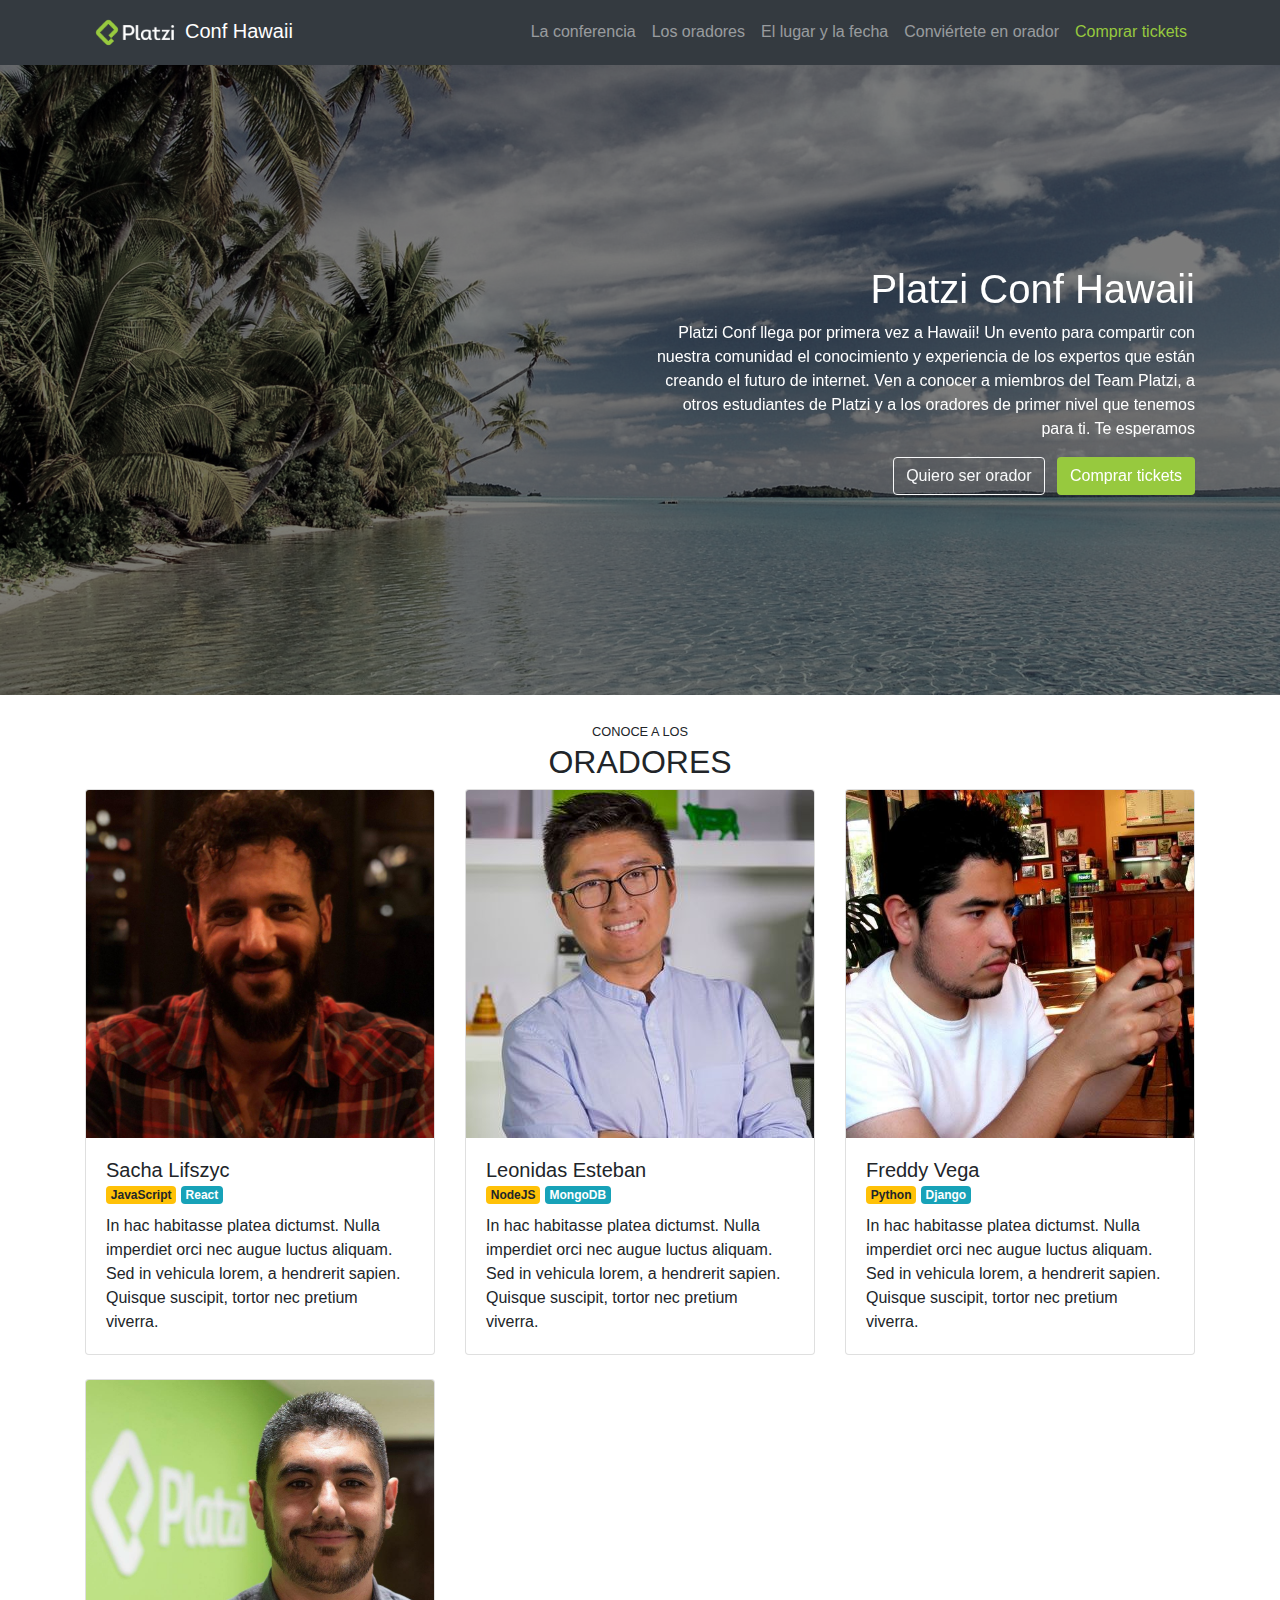
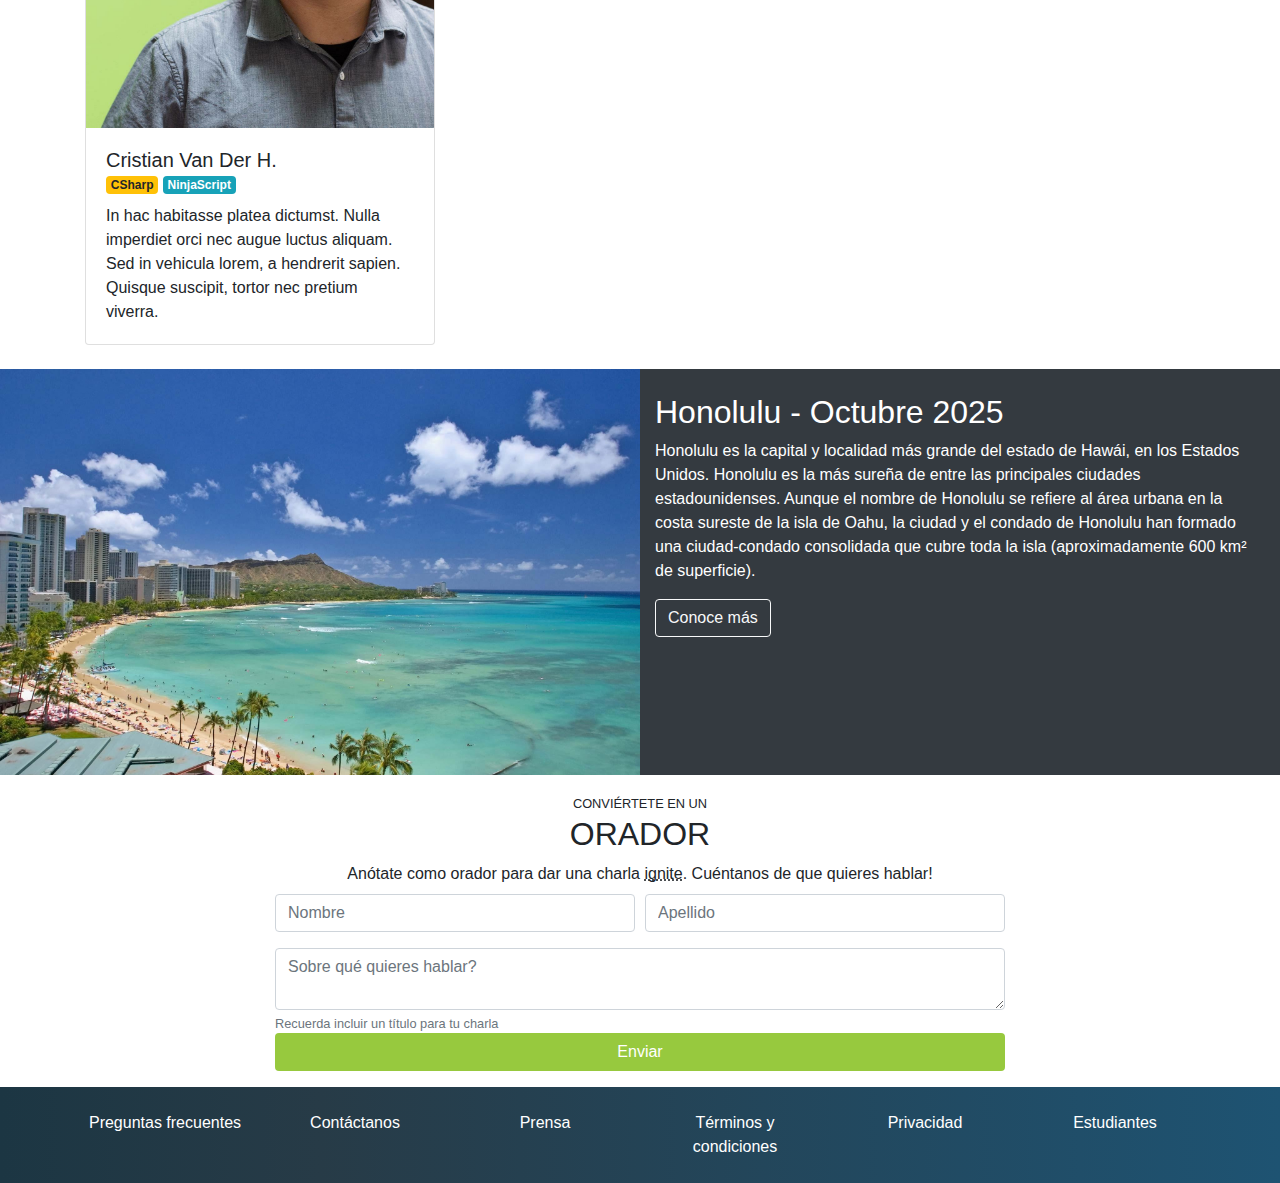
<file: index.html>
<!doctype html>
<html lang="en">
  <head>
    <!-- Required meta tags -->
    <meta charset="utf-8">
    <meta name="viewport" content="width=device-width, initial-scale=1, shrink-to-fit=no">

    <!-- Bootstrap CSS -->
    <link rel="stylesheet" href="https://stackpath.bootstrapcdn.com/bootstrap/4.4.1/css/bootstrap.min.css" integrity="sha384-Vkoo8x4CGsO3+Hhxv8T/Q5PaXtkKtu6ug5TOeNV6gBiFeWPGFN9MuhOf23Q9Ifjh" crossorigin="anonymous">
    <link rel="stylesheet" href="css/index.css">
    <title>PlatziConf</title>

  </head>
  <body data-spy="scroll" data-target="#navbar" data-offset="64">

    <!-- Header -->
    <nav id="header" class="navbar navbar-expand-lg navbar-dark bg-dark sticky-top">
      <div class="container">

          <a class="navbar-brand" href="#navbar">
              <img src="assets/images/logo.png" alt="Platzi logo">Conf Hawaii
          </a>
          <button class="navbar-toggler" type="button" data-toggle="collapse" data-target="#navbar" aria-controls="navbar" aria-expanded="false" aria-label="Toggle navigation">
            <span class="navbar-toggler-icon"></span>
          </button>

          <div class="collapse navbar-collapse" id="navbar">
            <ul class="navbar-nav ml-auto">

              <li class="nav-item">
                <a class="nav-link" href="#main">La conferencia</a>
              </li>

              <li class="nav-item">
                <a class="nav-link" href="#speakers">Los oradores</a>
              </li>

              <li class="nav-item">
                <a class="nav-link" href="#place-time">El lugar y la fecha</a>
              </li>

              <li class="nav-item">
                <a class="nav-link" href="#conviertete-en-orador">Conviértete en orador</a>
              </li>

              <li class="nav-item">
                <a class="nav-link text-platzi" href="#" data-toggle="modal" data-target="#modalCompra">Comprar tickets</a>
              </li>
            </ul>
          </div>
      </div>
      </nav>
    <!-- /Header -->

    <!-- Main -->
    <main id="main">

        <div id="carousel" class="carousel slide" data-ride="carousel" data-pause="false">
          <div class="carousel-inner">
            <div class="carousel-item active">
              <img class="d-block w-100" src="assets/images/hawaii.jpg" alt="Hawaii 1">
            </div>
            <div class="carousel-item">
              <img class="d-block w-100" src="assets/images/hawaii2.jpg" alt="Hawaii 2">
            </div>
            <div class="carousel-item">
              <img class="d-block w-100" src="assets/images/hawaii3.jpg" alt="Hawaii 3">
            </div>
              <div class="overlay">
                <div class="container">
                    <div class="row align-items-center">
                        <div class="col-md-6 offset-md-6 text-center text-md-right">
                            <h1>Platzi Conf Hawaii</h1>
                            <p class="d-none d-md-block">Platzi Conf llega por primera vez a Hawaii! Un evento para
                               compartir con nuestra comunidad el conocimiento y experiencia
                               de los expertos que están creando el futuro de internet. Ven
                               a conocer a miembros del Team Platzi, a otros estudiantes de
                               Platzi y a los oradores de primer nivel que tenemos para ti. Te
                               esperamos</p>
                            <a href="#" class="btn btn-outline-light mr-2">Quiero ser orador</a>
                            <button type="button" class="btn btn-platzi" data-toggle="modal" data-target="#modalCompra"> Comprar tickets </button>
                        </div>
                    </div>
                </div>
              </div>
          </div>
        </div>

    </main>
    <!-- /Main-->

    <!-- Spearks-->
    <section id="speakers" class="mt-4">
        <div class="container">
            <div class="row">
                <div class="col text-center text-uppercase">
                    <small>Conoce a los</small>
                    <h2>Oradores</h2>
                </div>
            </div>
            <div class="row">
                <div class="col-lg-4 col-md-6 mb-4">
                     <div class="card">
                      <img class="card-img-top" src="assets/images/speakers/sacha.jpg" alt="Card image cap">
                      <div class="card-body">
                        <h5 class="card-title mb-0">Sacha Lifszyc</h5>
                          <div class="badges mb-2">
                              <span class="badge badge-warning">JavaScript</span>
                              <span class="badge badge-info">React</span>
                          </div>
                        <p class="card-text">In hac habitasse platea dictumst. Nulla imperdiet orci nec augue luctus
                            aliquam. Sed in vehicula lorem, a hendrerit sapien. Quisque suscipit,
                            tortor nec pretium viverra.</p>
                      </div>
                    </div>
                </div>

                <div class="col-lg-4 col-md-6 mb-4">
                     <div class="card">
                      <img class="card-img-top" src="assets/images/speakers/leonidas.jpg" alt="Card image cap">
                      <div class="card-body">
                        <h5 class="card-title mb-0">Leonidas Esteban</h5>
                          <div class="badges mb-2">
                              <span class="badge badge-warning">NodeJS</span>
                              <span class="badge badge-info">MongoDB</span>
                          </div>
                        <p class="card-text">In hac habitasse platea dictumst. Nulla imperdiet orci nec augue luctus
                            aliquam. Sed in vehicula lorem, a hendrerit sapien. Quisque suscipit,
                            tortor nec pretium viverra.</p>
                      </div>
                    </div>
                </div>

                <div class="col-lg-4 col-md-6 mb-4">
                     <div class="card">
                      <img class="card-img-top" src="assets/images/speakers/freddy.jpg" alt="Card image cap">
                      <div class="card-body">
                        <h5 class="card-title mb-0">Freddy Vega</h5>
                           <div class="badges mb-2">
                              <span class="badge badge-warning">Python</span>
                              <span class="badge badge-info">Django</span>
                          </div>
                        <p class="card-text">In hac habitasse platea dictumst. Nulla imperdiet orci nec augue luctus
                            aliquam. Sed in vehicula lorem, a hendrerit sapien. Quisque suscipit,
                            tortor nec pretium viverra.</p>
                      </div>
                    </div>
                </div>

                <div class="col-lg-4 col-md-6 mb-4">
                     <div class="card">
                      <img class="card-img-top" src="assets/images/speakers/cvander.jpg" alt="Card image cap">
                      <div class="card-body">
                        <h5 class="card-title mb-0">Cristian Van Der H.</h5>
                           <div class="badges mb-2">
                              <span class="badge badge-warning">CSharp</span>
                              <span class="badge badge-info">NinjaScript</span>
                          </div>
                        <p class="card-text">In hac habitasse platea dictumst. Nulla imperdiet orci nec augue luctus
                            aliquam. Sed in vehicula lorem, a hendrerit sapien. Quisque suscipit,
                            tortor nec pretium viverra.</p>
                      </div>
                    </div>
                </div>
            </div>
        </div>
    </section>
    <!-- /Spearks-->

    <!-- Lugar y fecha-->
    <section id="place-time">
        <div class="container-fluid">
            <div class="row">
                <div class="col-12 col-lg-6 pl-0 pr-0">
                    <img src="assets/images/honolulu.jpg" alt="Honolulu">
                </div>
                 <div class="col-12 col-lg-6 pt-2 pb-4 pt-4">
                     <h2>Honolulu - Octubre 2025</h2>
                     <p>
                         Honolulu es la capital y localidad más grande del estado de Hawái,
                         en los Estados Unidos. Honolulu es la más sureña de entre las principales
                         ciudades estadounidenses. Aunque el nombre de Honolulu se refiere al área urbana
                         en la costa sureste de la isla de Oahu, la ciudad y el condado de Honolulu han formado
                         una ciudad-condado consolidada que cubre toda la isla (aproximadamente 600 km² de superficie).
                     </p>
                     <a class="btn btn-outline-light" href="https://es.wikipedia.org/wiki/Honolulu">Conoce más</a>
                </div>
            </div>
        </div>
    </section>
    <!-- /Lugar y fecha-->

    <!-- Conviértete en orador-->
    <section id="conviertete-en-orador"class="pt-3 pb-3">
        <div class="container">
            <div class="row">
                <div class="col text-uppercase text-center">
                    <small>Conviértete en un</small>
                    <h2>Orador</h2>
                </div>
            </div>
            <div class="row">
                <div class="col text-center">
                    Anótate como orador para dar una charla <abbr data-toggle="tooltip"
                                                                  title="Charlas de 5 minutos">ignite</abbr>.
                    Cuéntanos de que quieres hablar!
                </div>
            </div>
            <div class="row">
                <div class="col col-md-10 offset-md-1 col-lg-8  offset-lg-2 pt-2">
                    <form>
                      <div class="form-row">
                        <div class="form-group col-12 col-md-6">
                          <input type="text" class="form-control" placeholder="Nombre">
                        </div>
                        <div class="form-group col-12 col-md-6">
                          <input type="text" class="form-control" placeholder="Apellido">
                        </div>
                      </div>
                      <div class="form-row">
                          <div class="from-group col ">
                              <textarea name="text" class="form-control form control-lg"
                                        placeholder="Sobre qué quieres hablar?"></textarea>
                              <small class="form-text text-muted">
                                  Recuerda incluir un título para tu charla
                              </small>
                          </div>
                      </div>
                        <div class="form-row">
                            <div class="col">
                                <button type="buttom" class="btn btn-platzi btn-block">Enviar</button>
                            </div>
                        </div>
                    </form>
                </div>
            </div>
        </div>
    </section>
    <!-- /Conviértete en orador-->

    <!--  Footer -->
    <footer id="footer" class="pb-4 pt-4">
        <div class="container">
            <div class="row text-center">

                <div class="col-12 col-lg">
                    <a href="#">Preguntas frecuentes</a>
                </div>

                <div class="col-12 col-lg">
                    <a href="#">Contáctanos</a>
                </div>

                <div class="col-12 col-lg">
                    <a href="#">Prensa</a>
                </div>

                <div class="col-12 col-lg">
                    <a href="#">Términos y condiciones</a>
                </div>

                <div class="col-12 col-lg">
                    <a href="#">Privacidad</a>
                </div>

                <div class="col-12 col-lg">
                    <a href="#">Estudiantes</a>
                </div>
            </div>
        </div>
    </footer>
    <!-- /Footer-->

    <!-- Modal-->
    <div class="modal fade" id="modalCompra" tabindex="-1" role="dialog" aria-labelledby="exampleModalLabel" aria-hidden="true">
      <div class="modal-dialog" role="document">
        <div class="modal-content">
          <div class="modal-header">
            <h5 class="modal-title" id="exampleModalLabel">Comprar tickets</h5>
            <button type="button" class="close" data-dismiss="modal" aria-label="Close">
              <span aria-hidden="true">&times;</span>
            </button>
          </div>
          <div class="modal-body">
            <form>
                <div class="row">
                    <div class="form-group col">
                      <div class="input-group mb-3">
                          <div class="input-group-prepend">
                            <span class="input-group-text" id="basic-addon1">@</span>
                          </div>
                          <input type="text" class="form-control" placeholder="Username" aria-label="Username" aria-describedby="basic-addon1">
                       </div>
                    </div>
                </div>
            </form>
              <div class="alert alert-warning" role="alert">
                  Recibiras un correo de confirmación si sales sorteado
              </div>
          </div>
          <div class="modal-footer">
            <button type="button" class="btn btn-secondary" data-dismiss="modal">Cancelar</button>
            <button type="button" class="btn btn-platzi">Comprar</button>
          </div>
        </div>
      </div>
    </div>
    <!-- /Modal-->


    <!-- Optional JavaScript -->
    <!-- jQuery first, then Popper.js, then Bootstrap JS -->
    <script src="https://code.jquery.com/jquery-3.4.1.slim.min.js" integrity="sha384-J6qa4849blE2+poT4WnyKhv5vZF5SrPo0iEjwBvKU7imGFAV0wwj1yYfoRSJoZ+n" crossorigin="anonymous"></script>
    <script src="https://cdn.jsdelivr.net/npm/popper.js@1.16.0/dist/umd/popper.min.js" integrity="sha384-Q6E9RHvbIyZFJoft+2mJbHaEWldlvI9IOYy5n3zV9zzTtmI3UksdQRVvoxMfooAo" crossorigin="anonymous"></script>
    <script src="https://stackpath.bootstrapcdn.com/bootstrap/4.4.1/js/bootstrap.min.js" integrity="sha384-wfSDF2E50Y2D1uUdj0O3uMBJnjuUD4Ih7YwaYd1iqfktj0Uod8GCExl3Og8ifwB6" crossorigin="anonymous"></script>
    <script src="index.js"></script>
  </body>
</html>
</file>
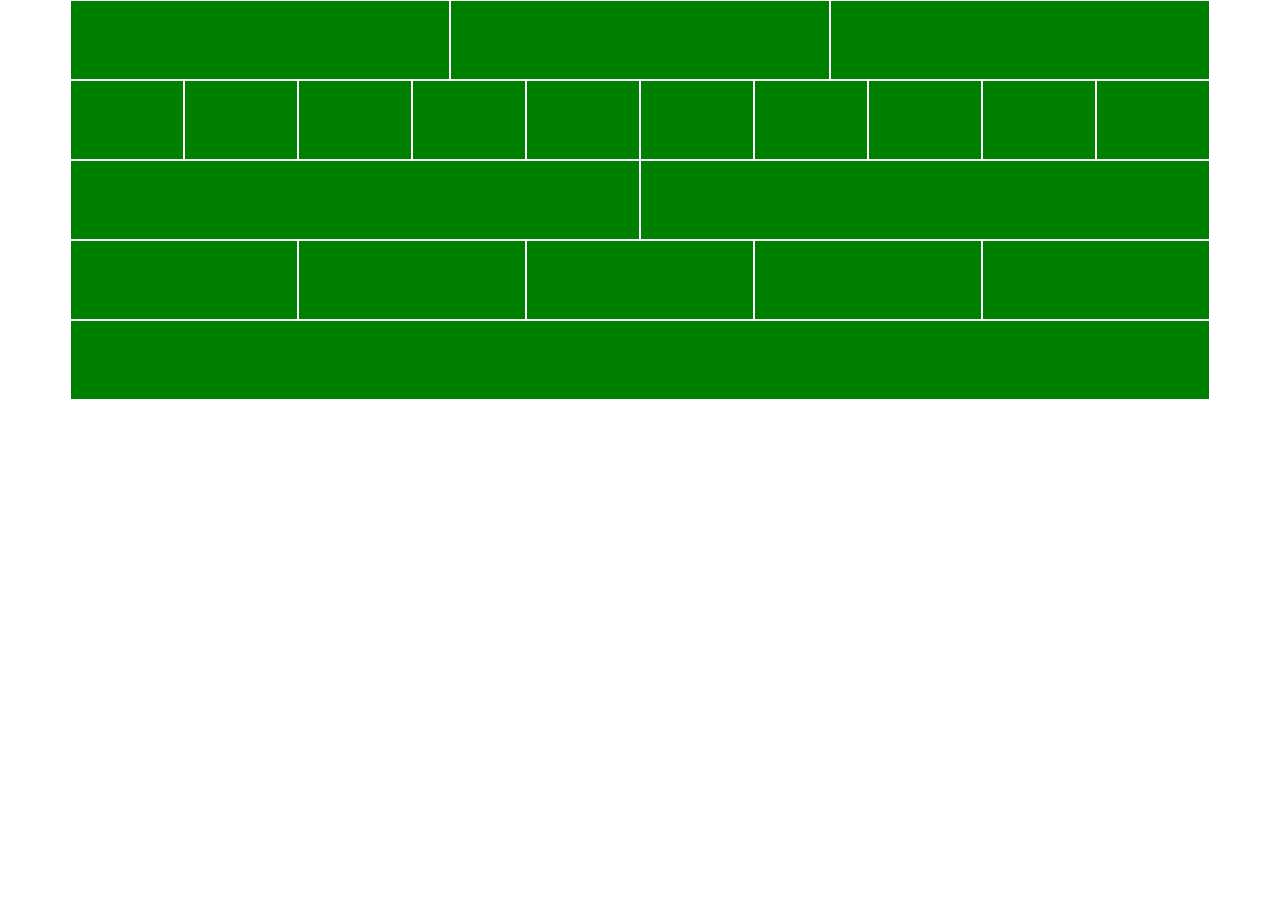
<file: desafio1.html>
<!doctype html>
<html lang="en">
  <head>
    <!-- Required meta tags -->
    <meta charset="utf-8">
    <meta name="viewport" content="width=device-width, initial-scale=1, shrink-to-fit=no">

    <!-- Bootstrap CSS -->
    <link rel="stylesheet" href="https://stackpath.bootstrapcdn.com/bootstrap/4.4.1/css/bootstrap.min.css" integrity="sha384-Vkoo8x4CGsO3+Hhxv8T/Q5PaXtkKtu6ug5TOeNV6gBiFeWPGFN9MuhOf23Q9Ifjh" crossorigin="anonymous">

    <title>Hello, world!</title>

      <style>
          .col {
               border: 1px solid white;
               height: 80px;
               background-color: green;
           }
      </style>
  </head>
  <body>

  <div class="container">

    <div class="row">
        <div class="col"></div>
        <div class="col"></div>
        <div class="col"></div>
    </div>

    <div class="row">
        <div class="col"></div>
        <div class="col"></div>
        <div class="col"></div>
        <div class="col"></div>
        <div class="col"></div>
        <div class="col"></div>
        <div class="col"></div>
        <div class="col"></div>
        <div class="col"></div>
        <div class="col"></div>
    </div>

    <div class="row">
        <div class="col"></div>
        <div class="col"></div>
    </div>

     <div class="row">
        <div class="col"></div>
        <div class="col"></div>
        <div class="col"></div>
        <div class="col"></div>
        <div class="col"></div>
    </div>

     <div class="row">
        <div class="col"></div>
    </div>

  </div>


    <!-- Optional JavaScript -->
    <!-- jQuery first, then Popper.js, then Bootstrap JS -->
    <script src="https://code.jquery.com/jquery-3.4.1.slim.min.js" integrity="sha384-J6qa4849blE2+poT4WnyKhv5vZF5SrPo0iEjwBvKU7imGFAV0wwj1yYfoRSJoZ+n" crossorigin="anonymous"></script>
    <script src="https://cdn.jsdelivr.net/npm/popper.js@1.16.0/dist/umd/popper.min.js" integrity="sha384-Q6E9RHvbIyZFJoft+2mJbHaEWldlvI9IOYy5n3zV9zzTtmI3UksdQRVvoxMfooAo" crossorigin="anonymous"></script>
    <script src="https://stackpath.bootstrapcdn.com/bootstrap/4.4.1/js/bootstrap.min.js" integrity="sha384-wfSDF2E50Y2D1uUdj0O3uMBJnjuUD4Ih7YwaYd1iqfktj0Uod8GCExl3Og8ifwB6" crossorigin="anonymous"></script>
  </body>
</html>
</file>
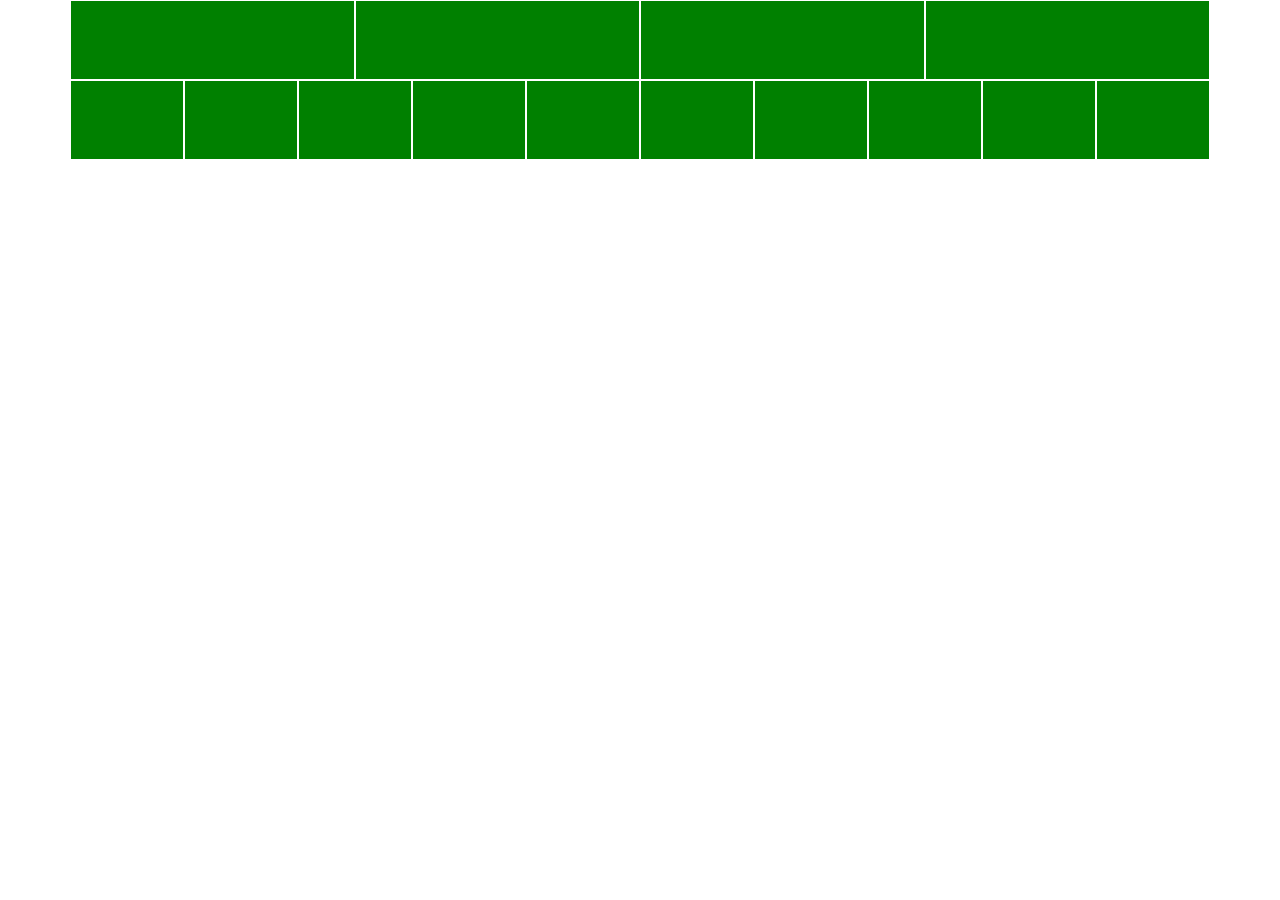
<file: desafio2.html>
<!doctype html>
<html lang="en">
  <head>
    <!-- Required meta tags -->
    <meta charset="utf-8">
    <meta name="viewport" content="width=device-width, initial-scale=1, shrink-to-fit=no">

    <!-- Bootstrap CSS -->
    <link rel="stylesheet" href="https://stackpath.bootstrapcdn.com/bootstrap/4.4.1/css/bootstrap.min.css" integrity="sha384-Vkoo8x4CGsO3+Hhxv8T/Q5PaXtkKtu6ug5TOeNV6gBiFeWPGFN9MuhOf23Q9Ifjh" crossorigin="anonymous">

    <title>Hello, world!</title>

      <style>
          .col-md-6, .col-6, col-lg{
               border: 1px solid white;
               height: 80px;
               background-color: green;
           }
      </style>
  </head>
  <body>

  <div class="container">

    <div class="row">
        <div class="col-6 col-md-3 col-sm-6"></div>
        <div class="col-6 col-md-3 col-sm-6"></div>
        <div class="col-6 col-md-3 col-sm-6"></div>
        <div class="col-6 col-md-3 col-sm-6"></div>
    </div>

    <div class="row">
        <div class="col-lg col-md-6"></div>
        <div class="col-lg col-md-6"></div>
        <div class="col-lg col-md-6"></div>
        <div class="col-lg col-md-6"></div>
        <div class="col-lg col-md-6"></div>
        <div class="col-lg col-md-6"></div>
        <div class="col-lg col-md-6"></div>
        <div class="col-lg col-md-6"></div>
        <div class="col-lg col-md-6"></div>
        <div class="col-lg col-md-6"></div>
    </div>
  </div>

    <!-- Optional JavaScript -->
    <!-- jQuery first, then Popper.js, then Bootstrap JS -->
    <script src="https://code.jquery.com/jquery-3.4.1.slim.min.js" integrity="sha384-J6qa4849blE2+poT4WnyKhv5vZF5SrPo0iEjwBvKU7imGFAV0wwj1yYfoRSJoZ+n" crossorigin="anonymous"></script>
    <script src="https://cdn.jsdelivr.net/npm/popper.js@1.16.0/dist/umd/popper.min.js" integrity="sha384-Q6E9RHvbIyZFJoft+2mJbHaEWldlvI9IOYy5n3zV9zzTtmI3UksdQRVvoxMfooAo" crossorigin="anonymous"></script>
    <script src="https://stackpath.bootstrapcdn.com/bootstrap/4.4.1/js/bootstrap.min.js" integrity="sha384-wfSDF2E50Y2D1uUdj0O3uMBJnjuUD4Ih7YwaYd1iqfktj0Uod8GCExl3Og8ifwB6" crossorigin="anonymous"></script>
  </body>
</html>
</file>
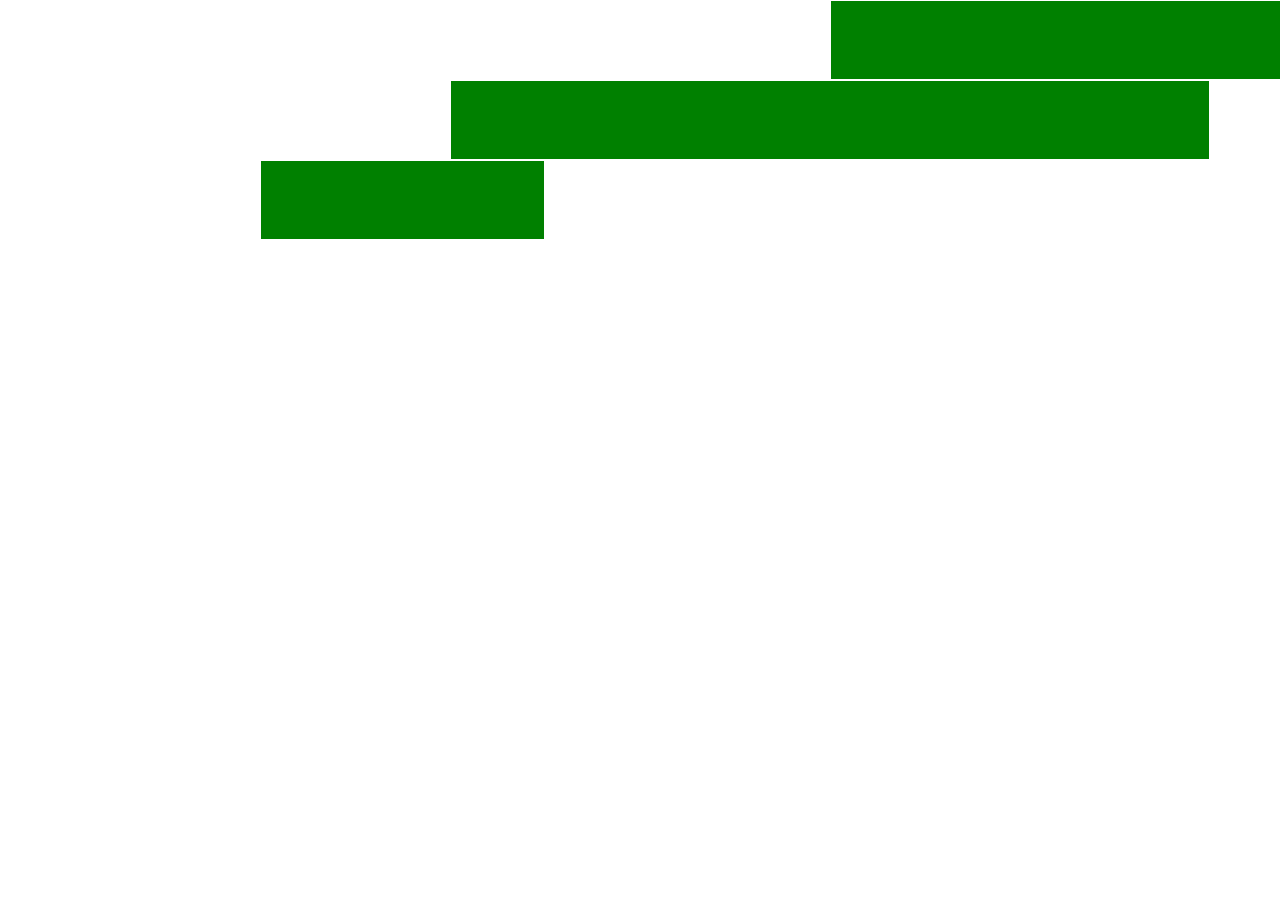
<file: desafio3.html>
<!doctype html>
<html lang="en">
  <head>
    <!-- Required meta tags -->
    <meta charset="utf-8">
    <meta name="viewport" content="width=device-width, initial-scale=1, shrink-to-fit=no">

    <!-- Bootstrap CSS -->
    <link rel="stylesheet" href="https://stackpath.bootstrapcdn.com/bootstrap/4.4.1/css/bootstrap.min.css" integrity="sha384-Vkoo8x4CGsO3+Hhxv8T/Q5PaXtkKtu6ug5TOeNV6gBiFeWPGFN9MuhOf23Q9Ifjh" crossorigin="anonymous">

    <title>Hello, world!</title>

      <style>
          .col, .col-12, .col-8, .col-3{
               border: 1px solid white;
               height: 80px;
               background-color: green;
           }
      </style>
  </head>
  <body>

  <div class="container">

    <div class="row">
        <div class="col-12 col-md-6 offset-md-8"></div>
    </div>

    <div class="row">
        <div class="col-8 offset-md-4"></div>
    </div>

    <div class="row">
        <div class="col-3 offset-md-2 offset-9"></div>
    </div>

  </div>

    <!-- Optional JavaScript -->
    <!-- jQuery first, then Popper.js, then Bootstrap JS -->
    <script src="https://code.jquery.com/jquery-3.4.1.slim.min.js" integrity="sha384-J6qa4849blE2+poT4WnyKhv5vZF5SrPo0iEjwBvKU7imGFAV0wwj1yYfoRSJoZ+n" crossorigin="anonymous"></script>
    <script src="https://cdn.jsdelivr.net/npm/popper.js@1.16.0/dist/umd/popper.min.js" integrity="sha384-Q6E9RHvbIyZFJoft+2mJbHaEWldlvI9IOYy5n3zV9zzTtmI3UksdQRVvoxMfooAo" crossorigin="anonymous"></script>
    <script src="https://stackpath.bootstrapcdn.com/bootstrap/4.4.1/js/bootstrap.min.js" integrity="sha384-wfSDF2E50Y2D1uUdj0O3uMBJnjuUD4Ih7YwaYd1iqfktj0Uod8GCExl3Og8ifwB6" crossorigin="anonymous"></script>
  </body>
</html>
</file>
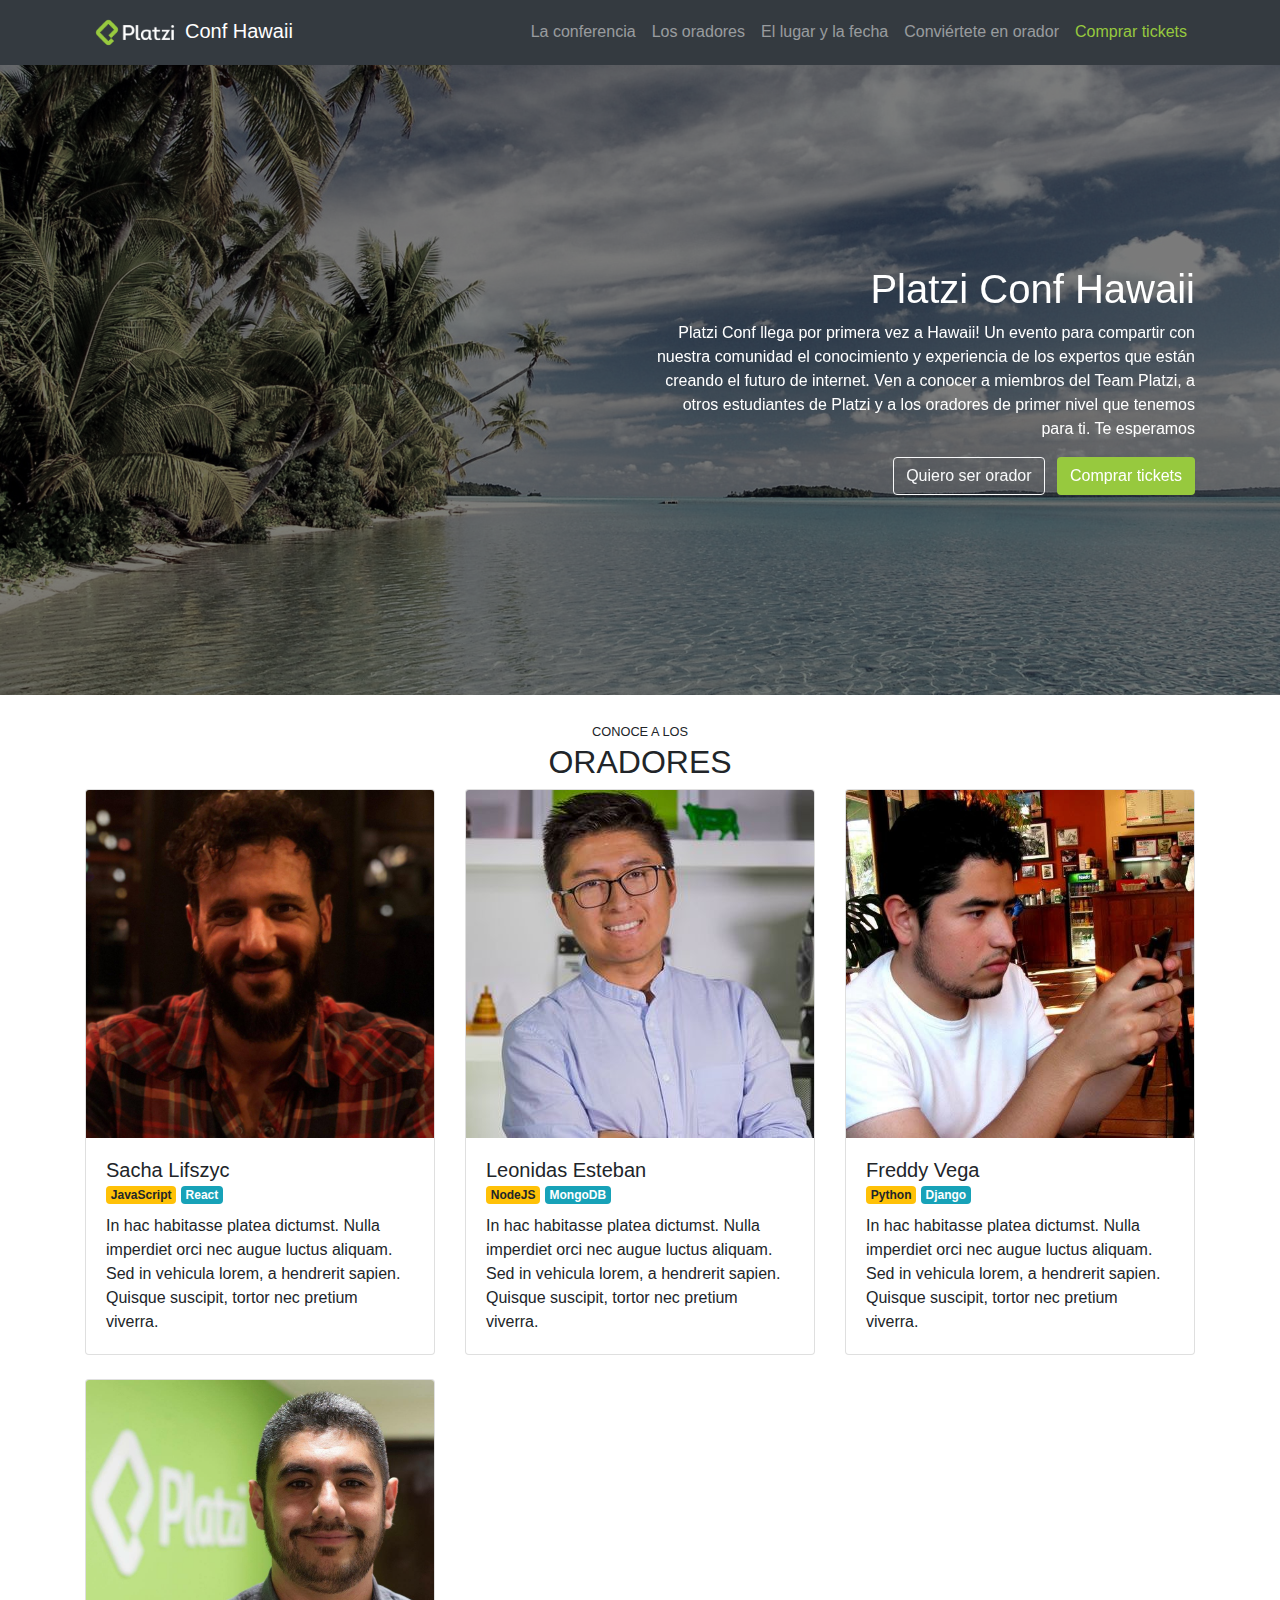
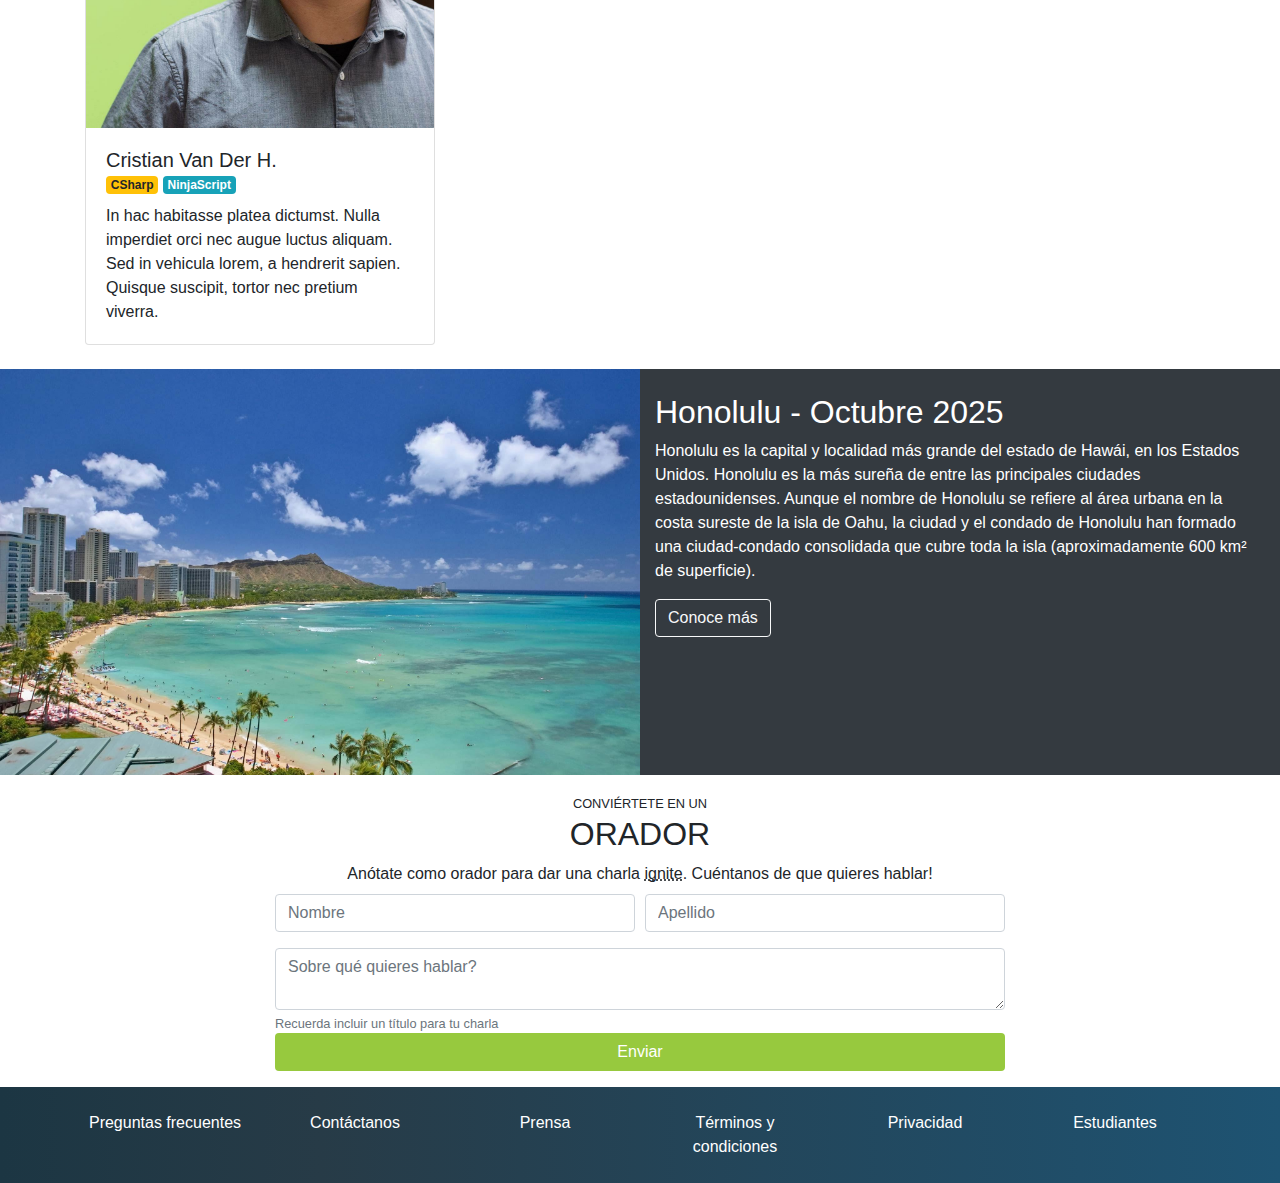
<file: PlatziConf.html>
<!doctype html>
<html lang="en">
  <head>
    <!-- Required meta tags -->
    <meta charset="utf-8">
    <meta name="viewport" content="width=device-width, initial-scale=1, shrink-to-fit=no">

    <!-- Bootstrap CSS -->
    <link rel="stylesheet" href="https://stackpath.bootstrapcdn.com/bootstrap/4.4.1/css/bootstrap.min.css" integrity="sha384-Vkoo8x4CGsO3+Hhxv8T/Q5PaXtkKtu6ug5TOeNV6gBiFeWPGFN9MuhOf23Q9Ifjh" crossorigin="anonymous">
    <link rel="stylesheet" href="css/index.css">
    <title>PlatziConf</title>

  </head>
  <body data-spy="scroll" data-target="#navbar" data-offset="64">

    <!-- Header -->
    <nav id="header" class="navbar navbar-expand-lg navbar-dark bg-dark sticky-top">
      <div class="container">

          <a class="navbar-brand" href="#">
              <img src="assets/images/logo.png" alt="Platzi logo">Conf Hawaii
          </a>
          <button class="navbar-toggler" type="button" data-toggle="collapse" data-target="#navbarSupportedContent" aria-controls="navbarSupportedContent" aria-expanded="false" aria-label="Toggle navigation">
            <span class="navbar-toggler-icon"></span>
          </button>

          <div class="collapse navbar-collapse" id="navbar">
            <ul class="navbar-nav ml-auto">

              <li class="nav-item">
                <a class="nav-link" href="#main">La conferencia</a>
              </li>

              <li class="nav-item">
                <a class="nav-link" href="#speakers">Los oradores</a>
              </li>

              <li class="nav-item">
                <a class="nav-link" href="#place-time">El lugar y la fecha</a>
              </li>

              <li class="nav-item">
                <a class="nav-link" href="#conviertete-en-orador">Conviértete en orador</a>
              </li>

              <li class="nav-item">
                <a class="nav-link text-platzi" href="#" data-toggle="modal" data-target="#modalCompra">Comprar tickets</a>
              </li>
            </ul>
          </div>
      </div>
      </nav>
    <!-- /Header -->

    <!-- Main -->
    <main id="main">

        <div id="carousel" class="carousel slide" data-ride="carousel" data-pause="false">
          <div class="carousel-inner">
            <div class="carousel-item active">
              <img class="d-block w-100" src="assets/images/hawaii.jpg" alt="Hawaii 1">
            </div>
            <div class="carousel-item">
              <img class="d-block w-100" src="assets/images/hawaii2.jpg" alt="Hawaii 2">
            </div>
            <div class="carousel-item">
              <img class="d-block w-100" src="assets/images/hawaii3.jpg" alt="Hawaii 3">
            </div>
              <div class="overlay">
                <div class="container">
                    <div class="row align-items-center">
                        <div class="col-md-6 offset-md-6 text-center text-md-right">
                            <h1>Platzi Conf Hawaii</h1>
                            <p class="d-none d-md-block">Platzi Conf llega por primera vez a Hawaii! Un evento para
                               compartir con nuestra comunidad el conocimiento y experiencia
                               de los expertos que están creando el futuro de internet. Ven
                               a conocer a miembros del Team Platzi, a otros estudiantes de
                               Platzi y a los oradores de primer nivel que tenemos para ti. Te
                               esperamos</p>
                            <a href="#" class="btn btn-outline-light mr-2">Quiero ser orador</a>
                            <button type="button" class="btn btn-platzi" data-toggle="modal" data-target="#modalCompra"> Comprar tickets </button>
                        </div>
                    </div>
                </div>
              </div>
          </div>
        </div>

    </main>
    <!-- /Main-->

    <!-- Spearks-->
    <section id="speakers" class="mt-4">
        <div class="container">
            <div class="row">
                <div class="col text-center text-uppercase">
                    <small>Conoce a los</small>
                    <h2>Oradores</h2>
                </div>
            </div>
            <div class="row">
                <div class="col-lg-4 col-md-6 mb-4">
                     <div class="card">
                      <img class="card-img-top" src="assets/images/speakers/sacha.jpg" alt="Card image cap">
                      <div class="card-body">
                        <h5 class="card-title mb-0">Sacha Lifszyc</h5>
                          <div class="badges mb-2">
                              <span class="badge badge-warning">JavaScript</span>
                              <span class="badge badge-info">React</span>
                          </div>
                        <p class="card-text">In hac habitasse platea dictumst. Nulla imperdiet orci nec augue luctus
                            aliquam. Sed in vehicula lorem, a hendrerit sapien. Quisque suscipit,
                            tortor nec pretium viverra.</p>
                      </div>
                    </div>
                </div>

                <div class="col-lg-4 col-md-6 mb-4">
                     <div class="card">
                      <img class="card-img-top" src="assets/images/speakers/leonidas.jpg" alt="Card image cap">
                      <div class="card-body">
                        <h5 class="card-title mb-0">Leonidas Esteban</h5>
                          <div class="badges mb-2">
                              <span class="badge badge-warning">NodeJS</span>
                              <span class="badge badge-info">MongoDB</span>
                          </div>
                        <p class="card-text">In hac habitasse platea dictumst. Nulla imperdiet orci nec augue luctus
                            aliquam. Sed in vehicula lorem, a hendrerit sapien. Quisque suscipit,
                            tortor nec pretium viverra.</p>
                      </div>
                    </div>
                </div>

                <div class="col-lg-4 col-md-6 mb-4">
                     <div class="card">
                      <img class="card-img-top" src="assets/images/speakers/freddy.jpg" alt="Card image cap">
                      <div class="card-body">
                        <h5 class="card-title mb-0">Freddy Vega</h5>
                           <div class="badges mb-2">
                              <span class="badge badge-warning">Python</span>
                              <span class="badge badge-info">Django</span>
                          </div>
                        <p class="card-text">In hac habitasse platea dictumst. Nulla imperdiet orci nec augue luctus
                            aliquam. Sed in vehicula lorem, a hendrerit sapien. Quisque suscipit,
                            tortor nec pretium viverra.</p>
                      </div>
                    </div>
                </div>

                <div class="col-lg-4 col-md-6 mb-4">
                     <div class="card">
                      <img class="card-img-top" src="assets/images/speakers/cvander.jpg" alt="Card image cap">
                      <div class="card-body">
                        <h5 class="card-title mb-0">Cristian Van Der H.</h5>
                           <div class="badges mb-2">
                              <span class="badge badge-warning">CSharp</span>
                              <span class="badge badge-info">NinjaScript</span>
                          </div>
                        <p class="card-text">In hac habitasse platea dictumst. Nulla imperdiet orci nec augue luctus
                            aliquam. Sed in vehicula lorem, a hendrerit sapien. Quisque suscipit,
                            tortor nec pretium viverra.</p>
                      </div>
                    </div>
                </div>
            </div>
        </div>
    </section>
    <!-- /Spearks-->

    <!-- Lugar y fecha-->
    <section id="place-time">
        <div class="container-fluid">
            <div class="row">
                <div class="col-12 col-lg-6 pl-0 pr-0">
                    <img src="assets/images/honolulu.jpg" alt="Honolulu">
                </div>
                 <div class="col-12 col-lg-6 pt-2 pb-4 pt-4">
                     <h2>Honolulu - Octubre 2025</h2>
                     <p>
                         Honolulu es la capital y localidad más grande del estado de Hawái,
                         en los Estados Unidos. Honolulu es la más sureña de entre las principales
                         ciudades estadounidenses. Aunque el nombre de Honolulu se refiere al área urbana
                         en la costa sureste de la isla de Oahu, la ciudad y el condado de Honolulu han formado
                         una ciudad-condado consolidada que cubre toda la isla (aproximadamente 600 km² de superficie).
                     </p>
                     <a class="btn btn-outline-light" href="https://es.wikipedia.org/wiki/Honolulu">Conoce más</a>
                </div>
            </div>
        </div>
    </section>
    <!-- /Lugar y fecha-->

    <!-- Conviértete en orador-->
    <section id="conviertete-en-orador"class="pt-3 pb-3">
        <div class="container">
            <div class="row">
                <div class="col text-uppercase text-center">
                    <small>Conviértete en un</small>
                    <h2>Orador</h2>
                </div>
            </div>
            <div class="row">
                <div class="col text-center">
                    Anótate como orador para dar una charla <abbr data-toggle="tooltip"
                                                                  title="Charlas de 5 minutos">ignite</abbr>.
                    Cuéntanos de que quieres hablar!
                </div>
            </div>
            <div class="row">
                <div class="col col-md-10 offset-md-1 col-lg-8  offset-lg-2 pt-2">
                    <form>
                      <div class="form-row">
                        <div class="form-group col-12 col-md-6">
                          <input type="text" class="form-control" placeholder="Nombre">
                        </div>
                        <div class="form-group col-12 col-md-6">
                          <input type="text" class="form-control" placeholder="Apellido">
                        </div>
                      </div>
                      <div class="form-row">
                          <div class="from-group col ">
                              <textarea name="text" class="form-control form control-lg"
                                        placeholder="Sobre qué quieres hablar?"></textarea>
                              <small class="form-text text-muted">
                                  Recuerda incluir un título para tu charla
                              </small>
                          </div>
                      </div>
                        <div class="form-row">
                            <div class="col">
                                <button type="buttom" class="btn btn-platzi btn-block">Enviar</button>
                            </div>
                        </div>
                    </form>
                </div>
            </div>
        </div>
    </section>
    <!-- /Conviértete en orador-->

    <!--  Footer -->
    <footer id="footer" class="pb-4 pt-4">
        <div class="container">
            <div class="row text-center">

                <div class="col-12 col-lg">
                    <a href="#">Preguntas frecuentes</a>
                </div>

                <div class="col-12 col-lg">
                    <a href="#">Contáctanos</a>
                </div>

                <div class="col-12 col-lg">
                    <a href="#">Prensa</a>
                </div>

                <div class="col-12 col-lg">
                    <a href="#">Términos y condiciones</a>
                </div>

                <div class="col-12 col-lg">
                    <a href="#">Privacidad</a>
                </div>

                <div class="col-12 col-lg">
                    <a href="#">Estudiantes</a>
                </div>
            </div>
        </div>
    </footer>
    <!-- /Footer-->

    <!-- Modal-->
    <div class="modal fade" id="modalCompra" tabindex="-1" role="dialog" aria-labelledby="exampleModalLabel" aria-hidden="true">
      <div class="modal-dialog" role="document">
        <div class="modal-content">
          <div class="modal-header">
            <h5 class="modal-title" id="exampleModalLabel">Comprar tickets</h5>
            <button type="button" class="close" data-dismiss="modal" aria-label="Close">
              <span aria-hidden="true">&times;</span>
            </button>
          </div>
          <div class="modal-body">
            <form>
                <div class="row">
                    <div class="form-group col">
                      <div class="input-group mb-3">
                          <div class="input-group-prepend">
                            <span class="input-group-text" id="basic-addon1">@</span>
                          </div>
                          <input type="text" class="form-control" placeholder="Username" aria-label="Username" aria-describedby="basic-addon1">
                       </div>
                    </div>
                </div>
            </form>
              <div class="alert alert-warning" role="alert">
                  Recibiras un correo de confirmación si sales sorteado
              </div>
          </div>
          <div class="modal-footer">
            <button type="button" class="btn btn-secondary" data-dismiss="modal">Cancelar</button>
            <button type="button" class="btn btn-platzi">Comprar</button>
          </div>
        </div>
      </div>
    </div>
    <!-- /Modal-->


    <!-- Optional JavaScript -->
    <!-- jQuery first, then Popper.js, then Bootstrap JS -->
    <script src="https://code.jquery.com/jquery-3.4.1.slim.min.js" integrity="sha384-J6qa4849blE2+poT4WnyKhv5vZF5SrPo0iEjwBvKU7imGFAV0wwj1yYfoRSJoZ+n" crossorigin="anonymous"></script>
    <script src="https://cdn.jsdelivr.net/npm/popper.js@1.16.0/dist/umd/popper.min.js" integrity="sha384-Q6E9RHvbIyZFJoft+2mJbHaEWldlvI9IOYy5n3zV9zzTtmI3UksdQRVvoxMfooAo" crossorigin="anonymous"></script>
    <script src="https://stackpath.bootstrapcdn.com/bootstrap/4.4.1/js/bootstrap.min.js" integrity="sha384-wfSDF2E50Y2D1uUdj0O3uMBJnjuUD4Ih7YwaYd1iqfktj0Uod8GCExl3Og8ifwB6" crossorigin="anonymous"></script>
    <script src="platziconf.js"></script>
  </body>
</html>
</file>
<file: css/index.css>
.text-platzi{
    color: #97c93e !important;
}

.btn-platzi{
    background-color: #97c93e;
    color: white;
}

.btn-platzi:hover{
    background-color: #82ad36;
    color: white;
}

#header img{
    width: 100px;
}

#main .carousel-inner img{
    max-height: 70vh;
    object-fit: cover;
    filter: grayscale(70%)
}

#carousel {
    position: relative;
}

#carousel .overlay{
    position: absolute;
    top: 0;
    bottom: 0;
    left: 0;
    right: 0;
    background-color: rgb(0, 0, 0, 0.5);
    color: white;
}

#carousel .overlay .container,
#carousel .overlay .row {
    height: 100%;
}

#place-time{
    background-color: #343a40;
    color: white;
}

#place-time img{
    max-width: 100%;
}
#footer {
    background: linear-gradient(90deg,#1c3643,#273b47 25%,#1e5372);
}

#footer a {
    color: white;
}
</file>
